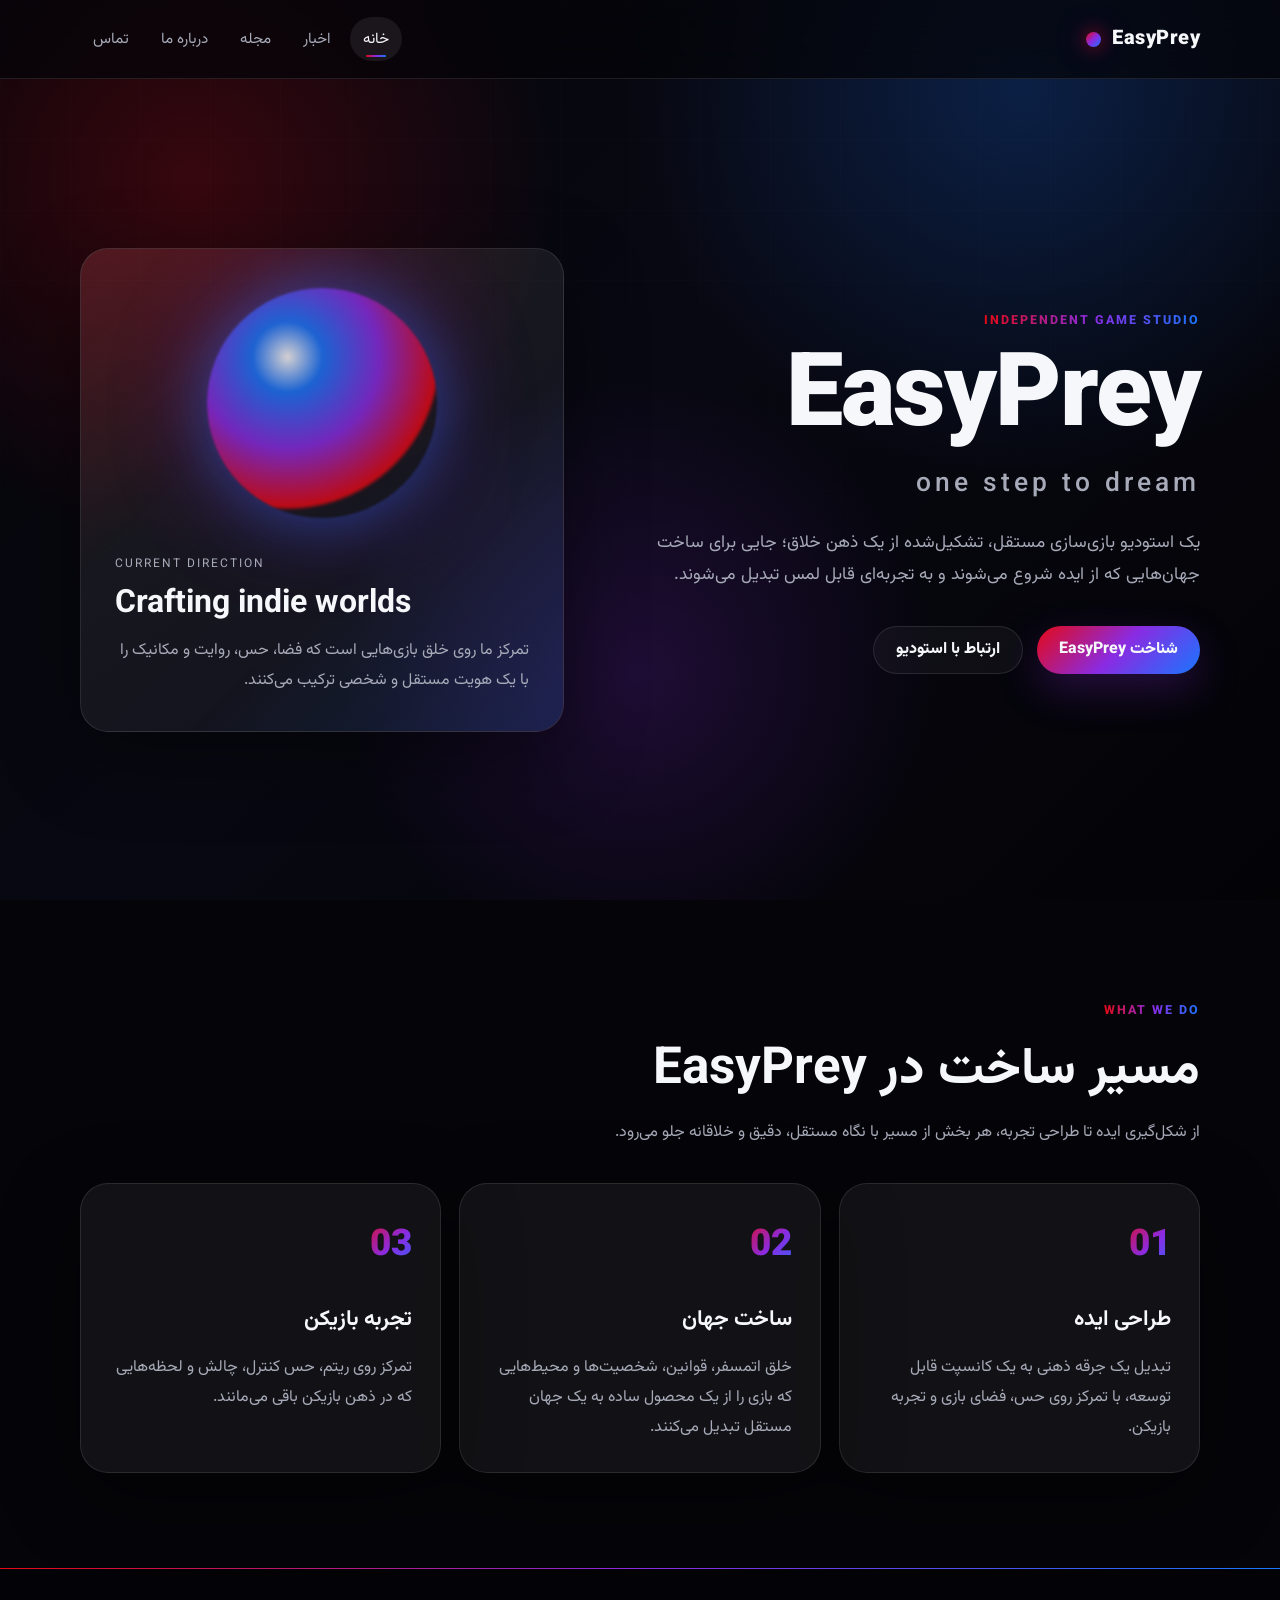
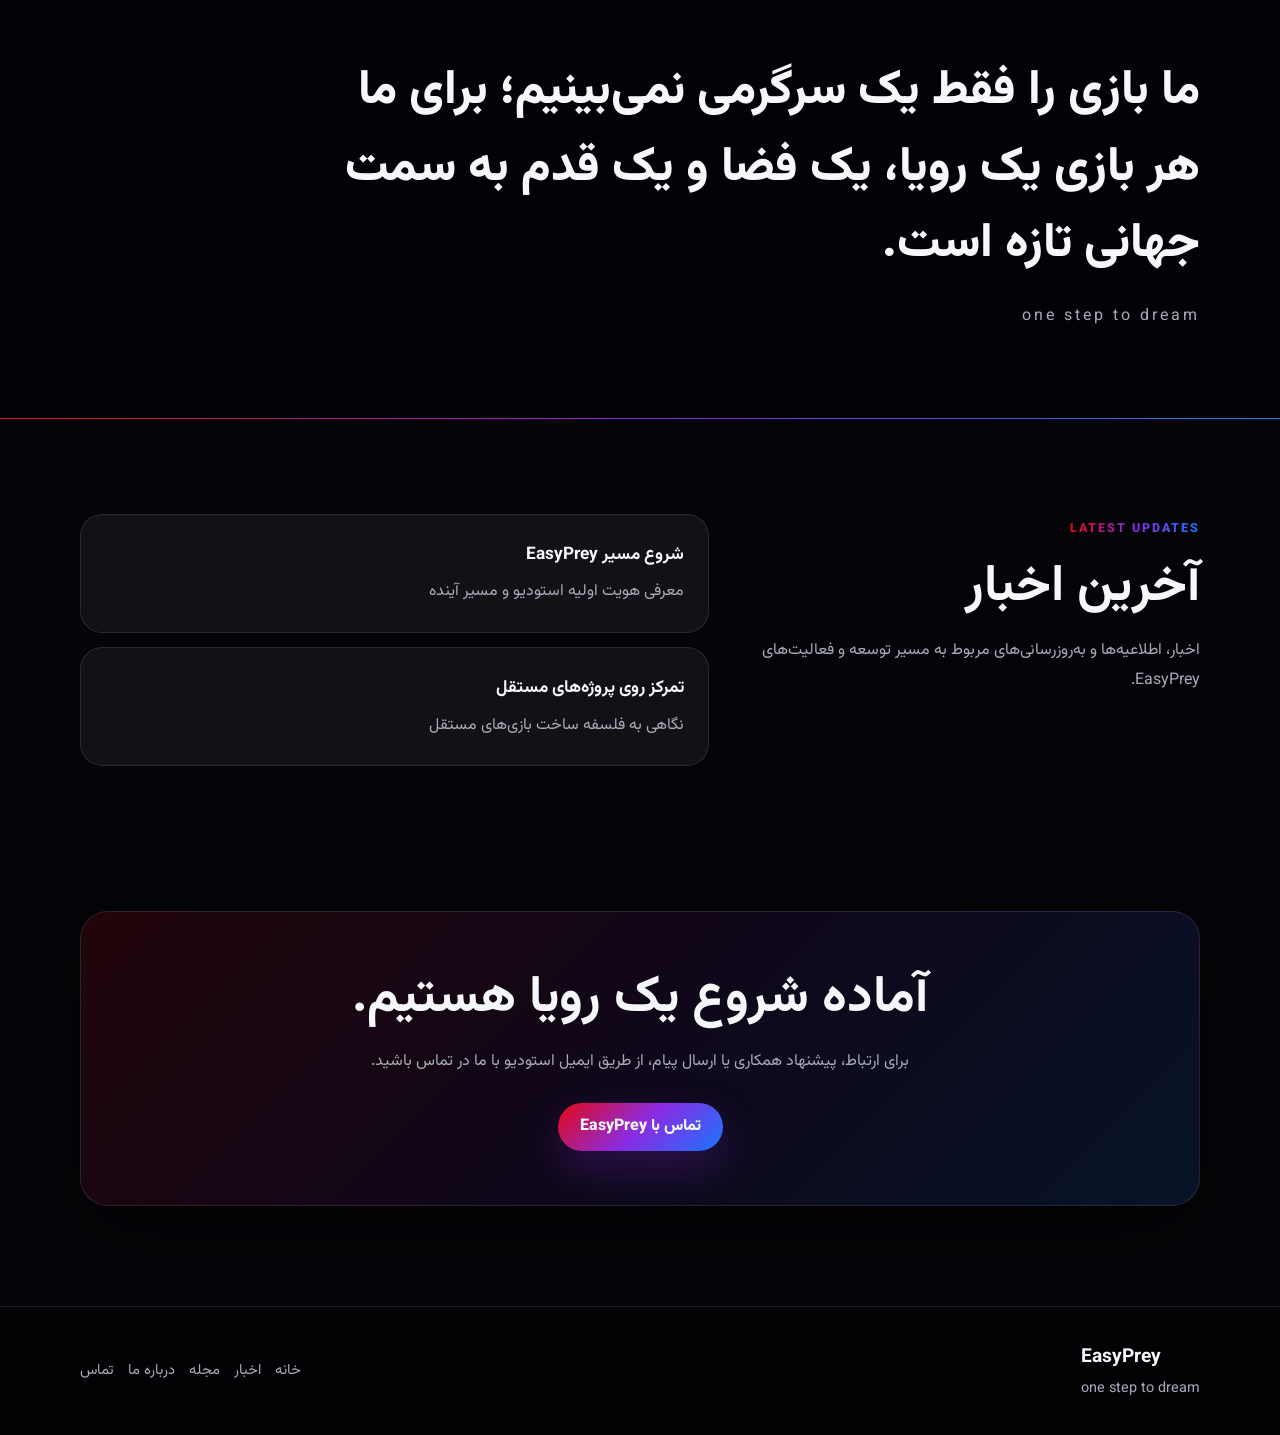
<file: index.html>
<!DOCTYPE html>
<html lang="fa" dir="rtl">
<head>
  <meta charset="UTF-8" />
  <meta name="viewport" content="width=device-width, initial-scale=1.0" />
  <title>EasyPrey | one step to dream</title>
  <link rel="stylesheet" href="style.css" />
</head>
<body>

  <div class="site-bg"></div>

  <header class="header">
    <div class="container nav">
      <a href="index.html" class="logo">
        <span class="logo-mark"></span>
        <span>EasyPrey</span>
      </a>

      <nav class="menu">
        <a href="index.html" class="active">خانه</a>
        <a href="news.html">اخبار</a>
        <a href="magazine.html">مجله</a>
        <a href="about.html">درباره ما</a>
        <a href="contact.html">تماس</a>
      </nav>
    </div>
  </header>

  <main>

    <section class="hero">
      <div class="container hero-grid">
        <div class="hero-content">
          <p class="eyebrow">Independent Game Studio</p>
          <h1>
            EasyPrey
            <span>one step to dream</span>
          </h1>
          <p class="hero-text">
            یک استودیو بازی‌سازی مستقل، تشکیل‌شده از یک ذهن خلاق؛ جایی برای ساخت جهان‌هایی که از ایده شروع می‌شوند و به تجربه‌ای قابل لمس تبدیل می‌شوند.
          </p>

          <div class="hero-actions">
            <a href="about.html" class="btn btn-primary">شناخت EasyPrey</a>
            <a href="contact.html" class="btn btn-outline">ارتباط با استودیو</a>
          </div>
        </div>

        <div class="hero-card">
          <div class="orb"></div>
          <p class="card-label">Current Direction</p>
          <h2>Crafting indie worlds</h2>
          <p>
            تمرکز ما روی خلق بازی‌هایی است که فضا، حس، روایت و مکانیک را با یک هویت مستقل و شخصی ترکیب می‌کنند.
          </p>
        </div>
      </div>
    </section>

    <section class="section">
      <div class="container">
        <div class="section-head">
          <p class="eyebrow">What We Do</p>
          <h2>مسیر ساخت در EasyPrey</h2>
          <p>
            از شکل‌گیری ایده تا طراحی تجربه، هر بخش از مسیر با نگاه مستقل، دقیق و خلاقانه جلو می‌رود.
          </p>
        </div>

        <div class="features">
          <article class="feature-card">
            <span>01</span>
            <h3>طراحی ایده</h3>
            <p>
              تبدیل یک جرقه ذهنی به یک کانسپت قابل توسعه، با تمرکز روی حس، فضای بازی و تجربه بازیکن.
            </p>
          </article>

          <article class="feature-card">
            <span>02</span>
            <h3>ساخت جهان</h3>
            <p>
              خلق اتمسفر، قوانین، شخصیت‌ها و محیط‌هایی که بازی را از یک محصول ساده به یک جهان مستقل تبدیل می‌کنند.
            </p>
          </article>

          <article class="feature-card">
            <span>03</span>
            <h3>تجربه بازیکن</h3>
            <p>
              تمرکز روی ریتم، حس کنترل، چالش و لحظه‌هایی که در ذهن بازیکن باقی می‌مانند.
            </p>
          </article>
        </div>
      </div>
    </section>

    <section class="manifest">
      <div class="container">
        <p>
          ما بازی را فقط یک سرگرمی نمی‌بینیم؛ برای ما هر بازی یک رویا، یک فضا و یک قدم به سمت جهانی تازه است.
        </p>
        <span>one step to dream</span>
      </div>
    </section>

    <section class="section">
      <div class="container split">
        <div>
          <p class="eyebrow">Latest Updates</p>
          <h2>آخرین اخبار</h2>
          <p>
            اخبار، اطلاعیه‌ها و به‌روزرسانی‌های مربوط به مسیر توسعه و فعالیت‌های EasyPrey.
          </p>
        </div>

        <div class="mini-list">
          <a href="news.html">
            <strong>شروع مسیر EasyPrey</strong>
            <span>معرفی هویت اولیه استودیو و مسیر آینده</span>
          </a>
          <a href="news.html">
            <strong>تمرکز روی پروژه‌های مستقل</strong>
            <span>نگاهی به فلسفه ساخت بازی‌های مستقل</span>
          </a>
        </div>
      </div>
    </section>

    <section class="cta">
      <div class="container cta-box">
        <h2>آماده شروع یک رویا هستیم.</h2>
        <p>
          برای ارتباط، پیشنهاد همکاری یا ارسال پیام، از طریق ایمیل استودیو با ما در تماس باشید.
        </p>
        <a href="contact.html" class="btn btn-primary">تماس با EasyPrey</a>
      </div>
    </section>

  </main>

  <footer class="footer">
    <div class="container footer-content">
      <div>
        <strong>EasyPrey</strong>
        <p>one step to dream</p>
      </div>
      <div class="footer-links">
        <a href="index.html">خانه</a>
        <a href="news.html">اخبار</a>
        <a href="magazine.html">مجله</a>
        <a href="about.html">درباره ما</a>
        <a href="contact.html">تماس</a>
      </div>
    </div>
  </footer>

</body>
</html>
</file>
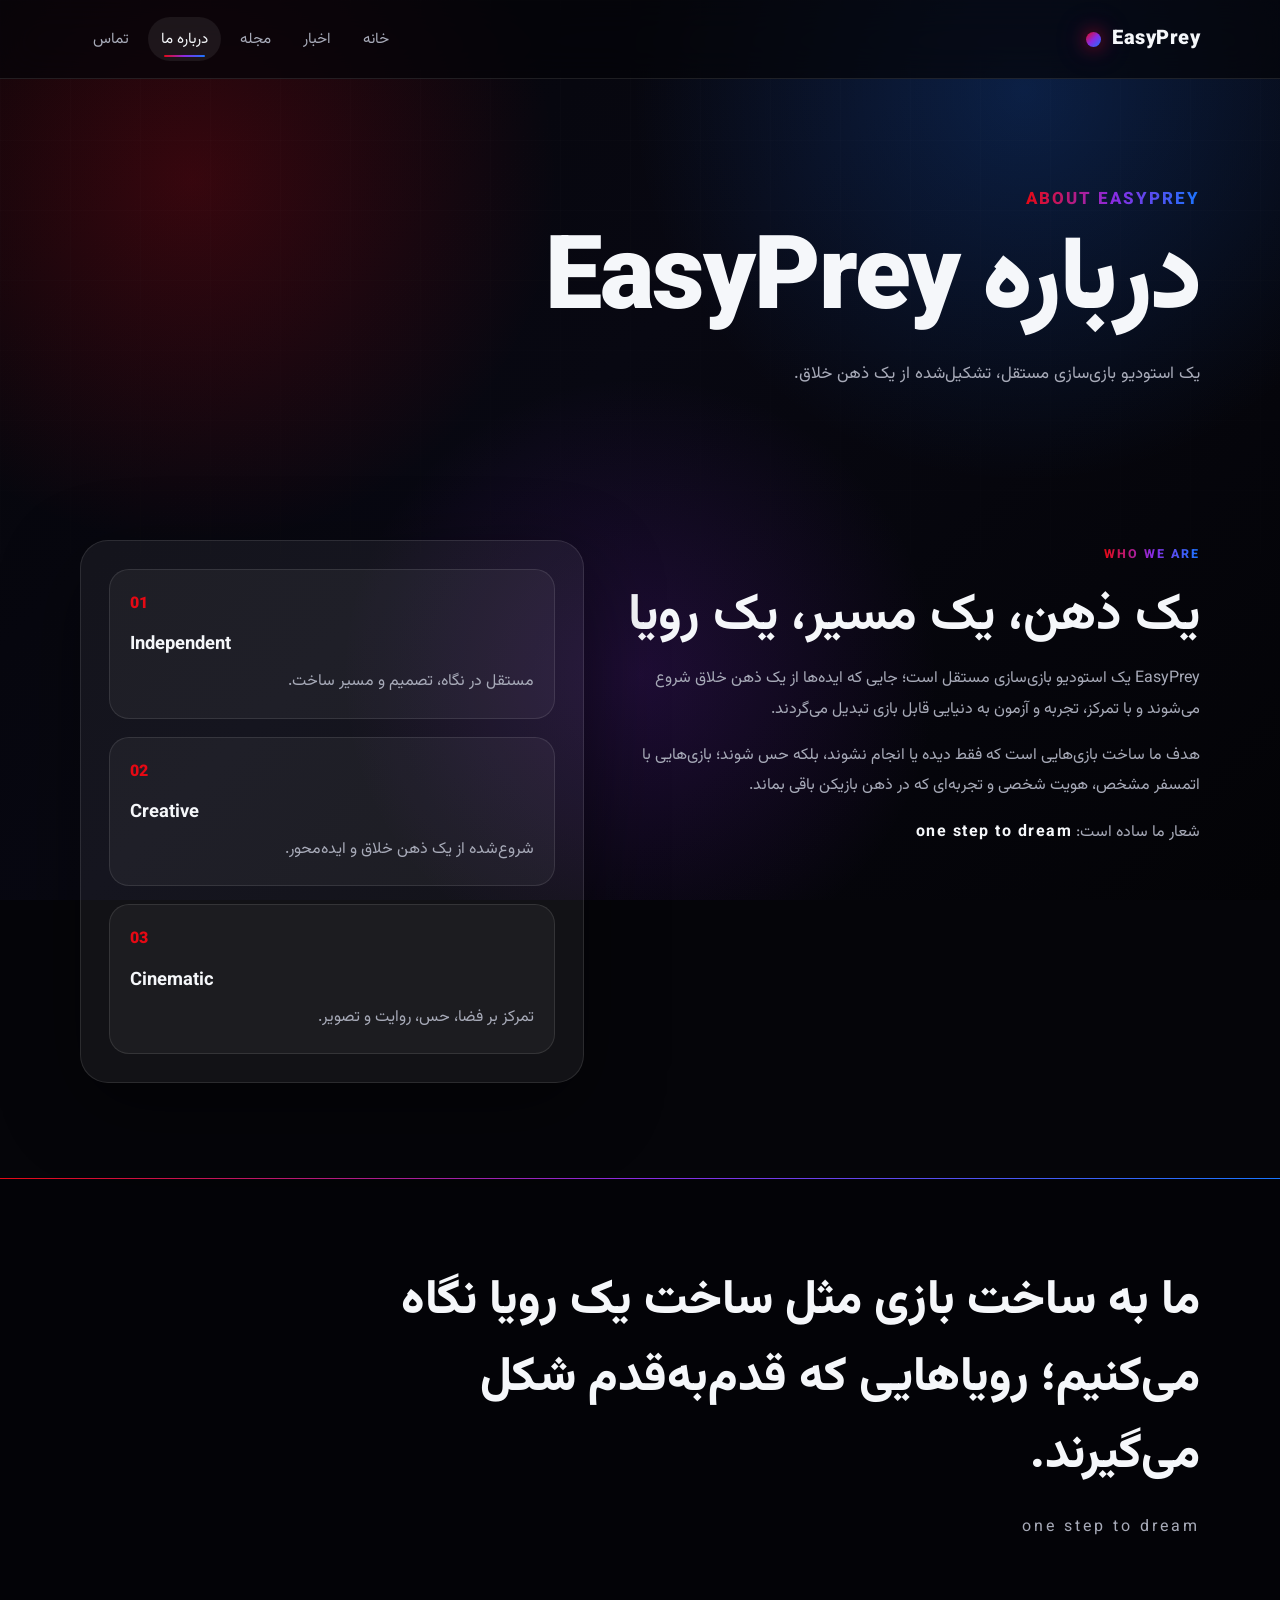
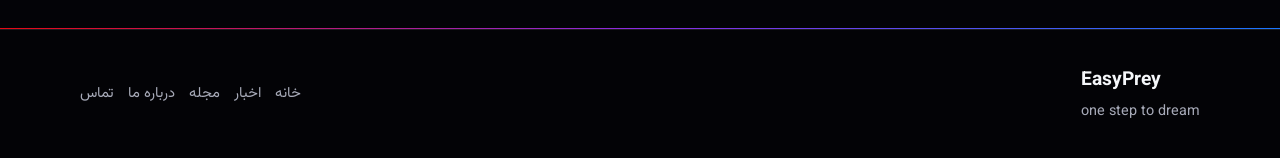
<file: about.html>
<!DOCTYPE html>
<html lang="fa" dir="rtl">
<head>
  <meta charset="UTF-8" />
  <meta name="viewport" content="width=device-width, initial-scale=1.0" />
  <title>درباره ما | EasyPrey</title>
  <link rel="stylesheet" href="style.css" />
</head>
<body>

  <div class="site-bg"></div>

  <header class="header">
    <div class="container nav">
      <a href="index.html" class="logo">
        <span class="logo-mark"></span>
        <span>EasyPrey</span>
      </a>

      <nav class="menu">
        <a href="index.html">خانه</a>
        <a href="news.html">اخبار</a>
        <a href="magazine.html">مجله</a>
        <a href="about.html" class="active">درباره ما</a>
        <a href="contact.html">تماس</a>
      </nav>
    </div>
  </header>

  <main>

    <section class="page-hero">
      <div class="container">
        <p class="eyebrow">About EasyPrey</p>
        <h1>درباره EasyPrey</h1>
        <p>
          یک استودیو بازی‌سازی مستقل، تشکیل‌شده از یک ذهن خلاق.
        </p>
      </div>
    </section>

    <section class="section">
      <div class="container about-layout">

        <div class="about-text">
          <p class="eyebrow">Who We Are</p>
          <h2>یک ذهن، یک مسیر، یک رویا</h2>
          <p>
            EasyPrey یک استودیو بازی‌سازی مستقل است؛ جایی که ایده‌ها از یک ذهن خلاق شروع می‌شوند و با تمرکز، تجربه و آزمون به دنیایی قابل بازی تبدیل می‌گردند.
          </p>
          <p>
            هدف ما ساخت بازی‌هایی است که فقط دیده یا انجام نشوند، بلکه حس شوند؛ بازی‌هایی با اتمسفر مشخص، هویت شخصی و تجربه‌ای که در ذهن بازیکن باقی بماند.
          </p>
          <p>
            شعار ما ساده است:
            <strong>one step to dream</strong>
          </p>
        </div>

        <div class="about-panel">
          <div>
            <span>01</span>
            <strong>Independent</strong>
            <p>مستقل در نگاه، تصمیم و مسیر ساخت.</p>
          </div>

          <div>
            <span>02</span>
            <strong>Creative</strong>
            <p>شروع‌شده از یک ذهن خلاق و ایده‌محور.</p>
          </div>

          <div>
            <span>03</span>
            <strong>Cinematic</strong>
            <p>تمرکز بر فضا، حس، روایت و تصویر.</p>
          </div>
        </div>

      </div>
    </section>

    <section class="manifest">
      <div class="container">
        <p>
          ما به ساخت بازی مثل ساخت یک رویا نگاه می‌کنیم؛ رویاهایی که قدم‌به‌قدم شکل می‌گیرند.
        </p>
        <span>one step to dream</span>
      </div>
    </section>

  </main>

  <footer class="footer">
    <div class="container footer-content">
      <div>
        <strong>EasyPrey</strong>
        <p>one step to dream</p>
      </div>
      <div class="footer-links">
        <a href="index.html">خانه</a>
        <a href="news.html">اخبار</a>
        <a href="magazine.html">مجله</a>
        <a href="about.html">درباره ما</a>
        <a href="contact.html">تماس</a>
      </div>
    </div>
  </footer>

</body>
</html>
</file>
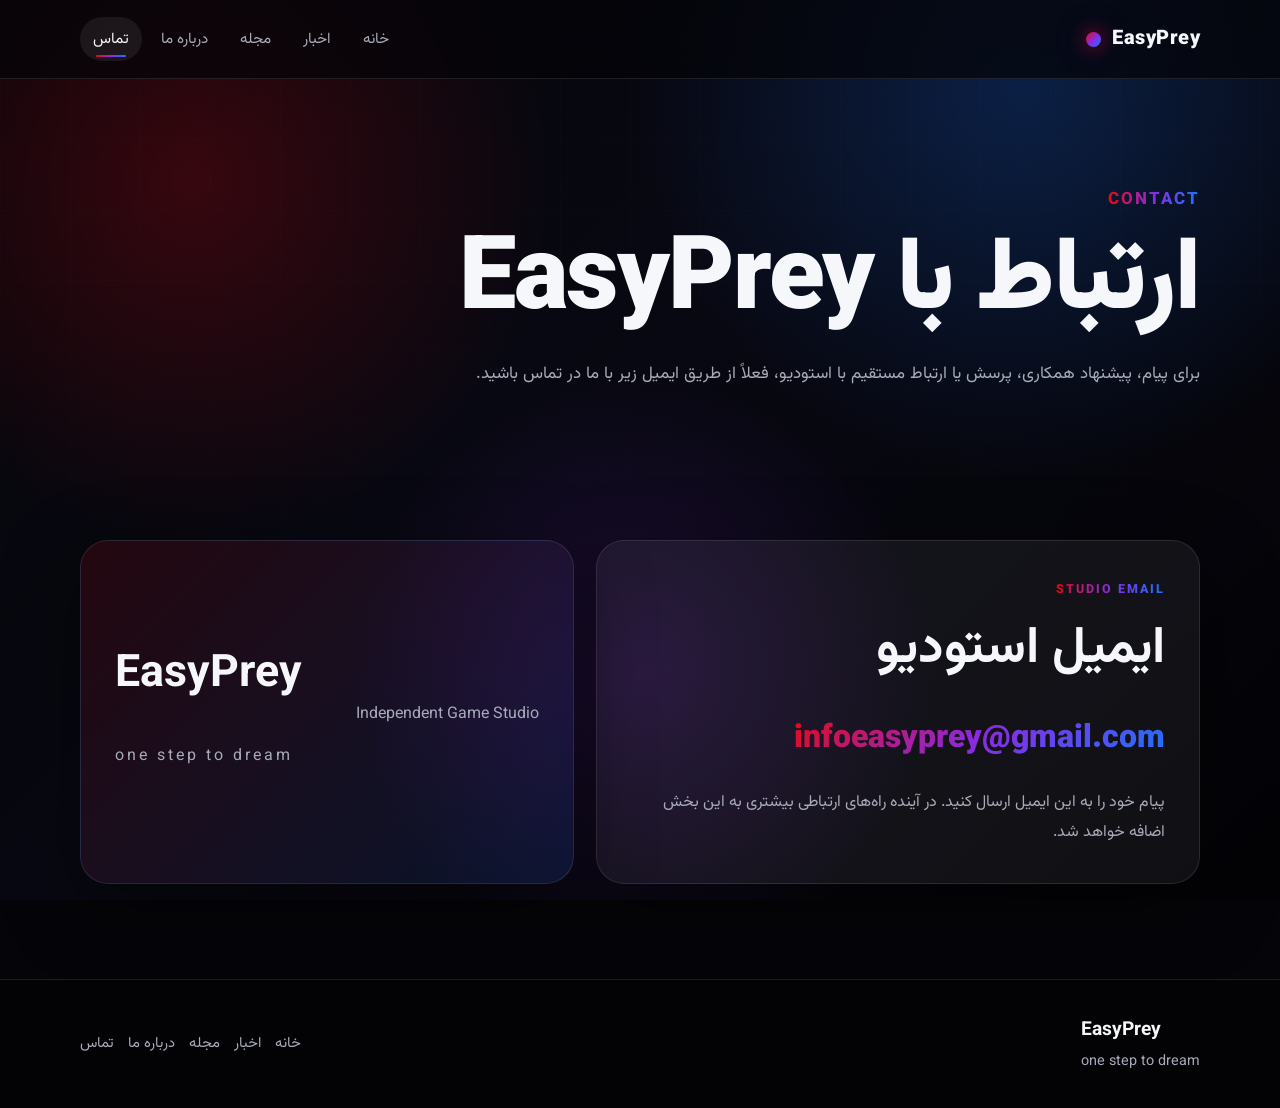
<file: contact.html>
<!DOCTYPE html>
<html lang="fa" dir="rtl">
<head>
  <meta charset="UTF-8" />
  <meta name="viewport" content="width=device-width, initial-scale=1.0" />
  <title>تماس | EasyPrey</title>
  <link rel="stylesheet" href="style.css" />
</head>
<body>

  <div class="site-bg"></div>

  <header class="header">
    <div class="container nav">
      <a href="index.html" class="logo">
        <span class="logo-mark"></span>
        <span>EasyPrey</span>
      </a>

      <nav class="menu">
        <a href="index.html">خانه</a>
        <a href="news.html">اخبار</a>
        <a href="magazine.html">مجله</a>
        <a href="about.html">درباره ما</a>
        <a href="contact.html" class="active">تماس</a>
      </nav>
    </div>
  </header>

  <main>

    <section class="page-hero">
      <div class="container">
        <p class="eyebrow">Contact</p>
        <h1>ارتباط با EasyPrey</h1>
        <p>
          برای پیام، پیشنهاد همکاری، پرسش یا ارتباط مستقیم با استودیو، فعلاً از طریق ایمیل زیر با ما در تماس باشید.
        </p>
      </div>
    </section>

    <section class="section">
      <div class="container contact-box">

        <div class="contact-card">
          <p class="eyebrow">Studio Email</p>
          <h2>ایمیل استودیو</h2>
          <a class="email-link" href="mailto:infoeasyprey@gmail.com">
            infoeasyprey@gmail.com
          </a>
          <p>
            پیام خود را به این ایمیل ارسال کنید. در آینده راه‌های ارتباطی بیشتری به این بخش اضافه خواهد شد.
          </p>
        </div>

        <div class="contact-note">
          <h3>EasyPrey</h3>
          <p>
            Independent Game Studio
          </p>
          <span>one step to dream</span>
        </div>

      </div>
    </section>

  </main>

  <footer class="footer">
    <div class="container footer-content">
      <div>
        <strong>EasyPrey</strong>
        <p>one step to dream</p>
      </div>
      <div class="footer-links">
        <a href="index.html">خانه</a>
        <a href="news.html">اخبار</a>
        <a href="magazine.html">مجله</a>
        <a href="about.html">درباره ما</a>
        <a href="contact.html">تماس</a>
      </div>
    </div>
  </footer>

</body>
</html>
</file>
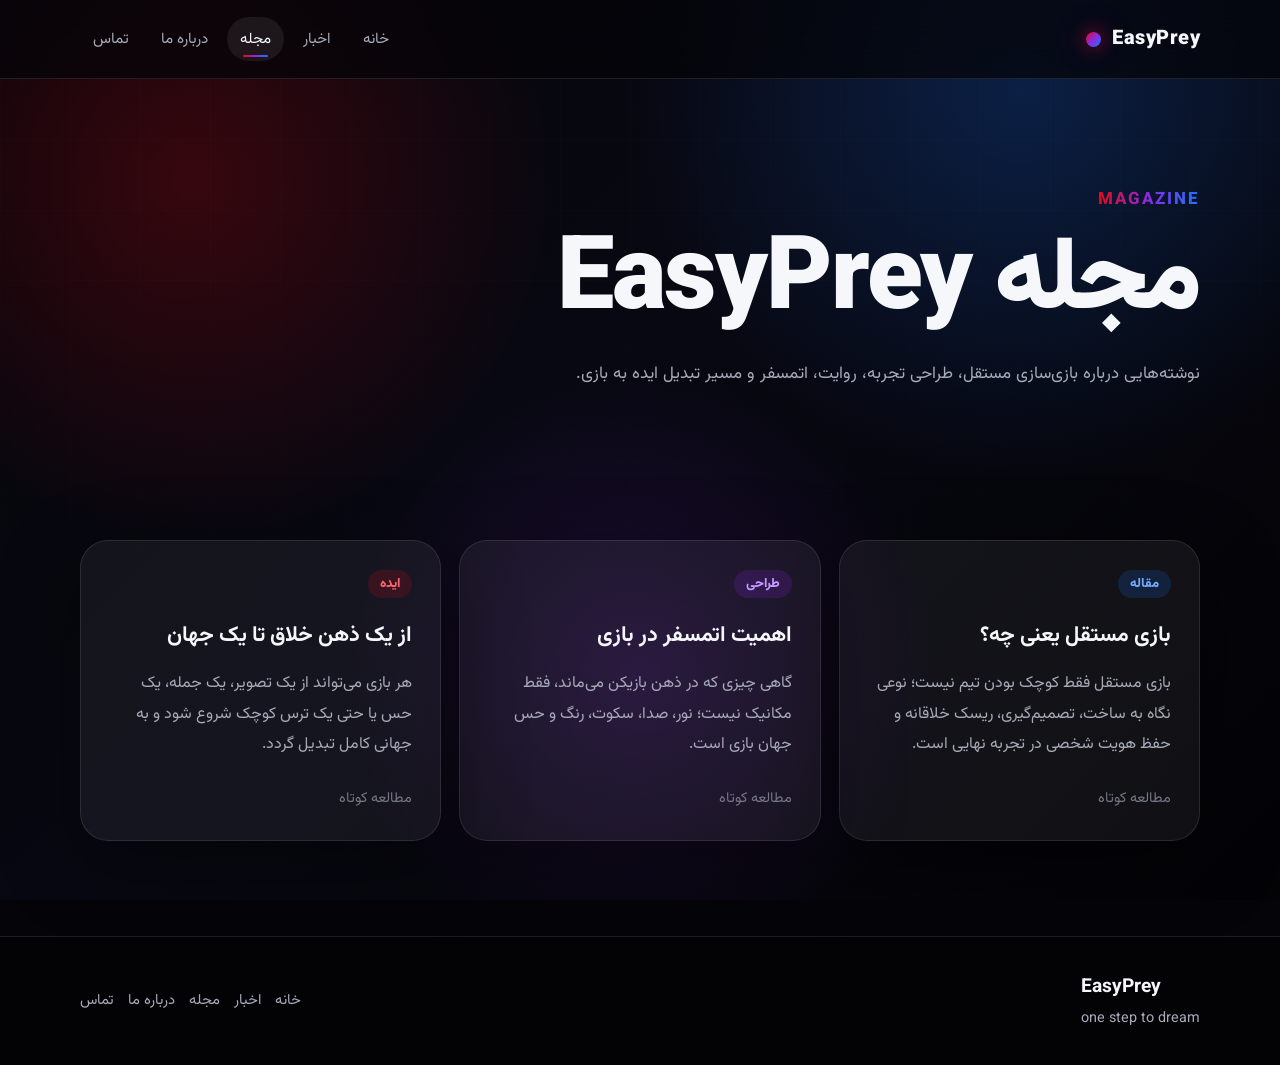
<file: magazine.html>
<!DOCTYPE html>
<html lang="fa" dir="rtl">
<head>
  <meta charset="UTF-8" />
  <meta name="viewport" content="width=device-width, initial-scale=1.0" />
  <title>مجله | EasyPrey</title>
  <link rel="stylesheet" href="style.css" />
</head>
<body>

  <div class="site-bg"></div>

  <header class="header">
    <div class="container nav">
      <a href="index.html" class="logo">
        <span class="logo-mark"></span>
        <span>EasyPrey</span>
      </a>

      <nav class="menu">
        <a href="index.html">خانه</a>
        <a href="news.html">اخبار</a>
        <a href="magazine.html" class="active">مجله</a>
        <a href="about.html">درباره ما</a>
        <a href="contact.html">تماس</a>
      </nav>
    </div>
  </header>

  <main>

    <section class="page-hero">
      <div class="container">
        <p class="eyebrow">Magazine</p>
        <h1>مجله EasyPrey</h1>
        <p>
          نوشته‌هایی درباره بازی‌سازی مستقل، طراحی تجربه، روایت، اتمسفر و مسیر تبدیل ایده به بازی.
        </p>
      </div>
    </section>

    <section class="section">
      <div class="container cards-grid">

        <article class="post-card">
          <div class="tag blue">مقاله</div>
          <h2>بازی مستقل یعنی چه؟</h2>
          <p>
            بازی مستقل فقط کوچک بودن تیم نیست؛ نوعی نگاه به ساخت، تصمیم‌گیری، ریسک خلاقانه و حفظ هویت شخصی در تجربه نهایی است.
          </p>
          <time>مطالعه کوتاه</time>
        </article>

        <article class="post-card">
          <div class="tag purple">طراحی</div>
          <h2>اهمیت اتمسفر در بازی</h2>
          <p>
            گاهی چیزی که در ذهن بازیکن می‌ماند، فقط مکانیک نیست؛ نور، صدا، سکوت، رنگ و حس جهان بازی است.
          </p>
          <time>مطالعه کوتاه</time>
        </article>

        <article class="post-card">
          <div class="tag red">ایده</div>
          <h2>از یک ذهن خلاق تا یک جهان</h2>
          <p>
            هر بازی می‌تواند از یک تصویر، یک جمله، یک حس یا حتی یک ترس کوچک شروع شود و به جهانی کامل تبدیل گردد.
          </p>
          <time>مطالعه کوتاه</time>
        </article>

      </div>
    </section>

  </main>

  <footer class="footer">
    <div class="container footer-content">
      <div>
        <strong>EasyPrey</strong>
        <p>one step to dream</p>
      </div>
      <div class="footer-links">
        <a href="index.html">خانه</a>
        <a href="news.html">اخبار</a>
        <a href="magazine.html">مجله</a>
        <a href="about.html">درباره ما</a>
        <a href="contact.html">تماس</a>
      </div>
    </div>
  </footer>

</body>
</html>
</file>
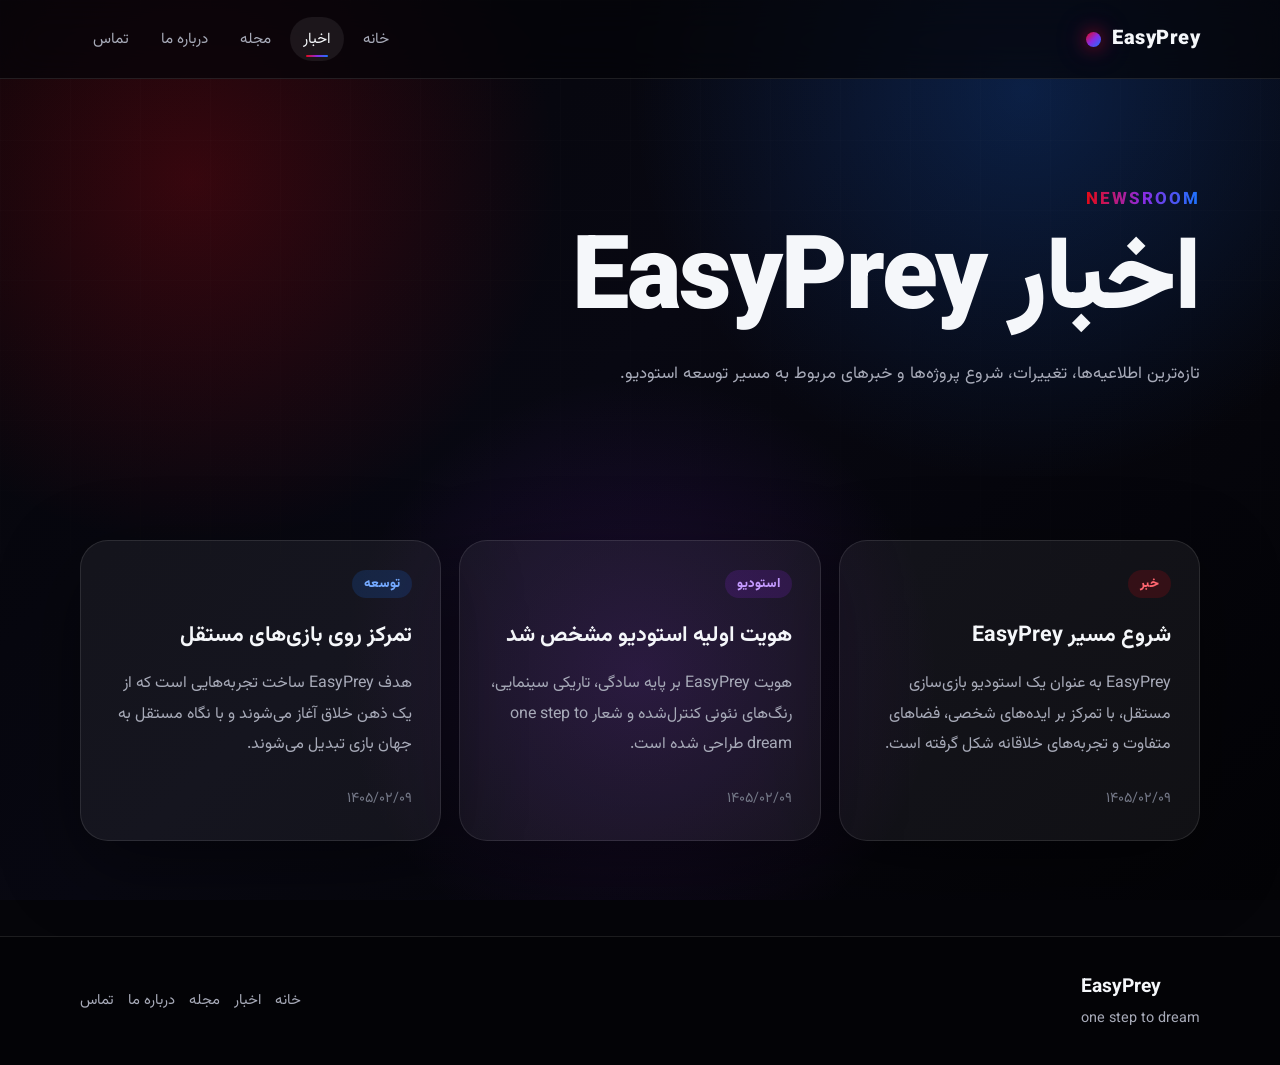
<file: news.html>
<!DOCTYPE html>
<html lang="fa" dir="rtl">
<head>
  <meta charset="UTF-8" />
  <meta name="viewport" content="width=device-width, initial-scale=1.0" />
  <title>اخبار | EasyPrey</title>
  <link rel="stylesheet" href="style.css" />
</head>
<body>

  <div class="site-bg"></div>

  <header class="header">
    <div class="container nav">
      <a href="index.html" class="logo">
        <span class="logo-mark"></span>
        <span>EasyPrey</span>
      </a>

      <nav class="menu">
        <a href="index.html">خانه</a>
        <a href="news.html" class="active">اخبار</a>
        <a href="magazine.html">مجله</a>
        <a href="about.html">درباره ما</a>
        <a href="contact.html">تماس</a>
      </nav>
    </div>
  </header>

  <main>

    <section class="page-hero">
      <div class="container">
        <p class="eyebrow">Newsroom</p>
        <h1>اخبار EasyPrey</h1>
        <p>
          تازه‌ترین اطلاعیه‌ها، تغییرات، شروع پروژه‌ها و خبرهای مربوط به مسیر توسعه استودیو.
        </p>
      </div>
    </section>

    <section class="section">
      <div class="container cards-grid">

        <article class="post-card">
          <div class="tag red">خبر</div>
          <h2>شروع مسیر EasyPrey</h2>
          <p>
            EasyPrey به عنوان یک استودیو بازی‌سازی مستقل، با تمرکز بر ایده‌های شخصی، فضاهای متفاوت و تجربه‌های خلاقانه شکل گرفته است.
          </p>
          <time>۱۴۰۵/۰۲/۰۹</time>
        </article>

        <article class="post-card">
          <div class="tag purple">استودیو</div>
          <h2>هویت اولیه استودیو مشخص شد</h2>
          <p>
            هویت EasyPrey بر پایه سادگی، تاریکی سینمایی، رنگ‌های نئونی کنترل‌شده و شعار one step to dream طراحی شده است.
          </p>
          <time>۱۴۰۵/۰۲/۰۹</time>
        </article>

        <article class="post-card">
          <div class="tag blue">توسعه</div>
          <h2>تمرکز روی بازی‌های مستقل</h2>
          <p>
            هدف EasyPrey ساخت تجربه‌هایی است که از یک ذهن خلاق آغاز می‌شوند و با نگاه مستقل به جهان بازی تبدیل می‌شوند.
          </p>
          <time>۱۴۰۵/۰۲/۰۹</time>
        </article>

      </div>
    </section>

  </main>

  <footer class="footer">
    <div class="container footer-content">
      <div>
        <strong>EasyPrey</strong>
        <p>one step to dream</p>
      </div>
      <div class="footer-links">
        <a href="index.html">خانه</a>
        <a href="news.html">اخبار</a>
        <a href="magazine.html">مجله</a>
        <a href="about.html">درباره ما</a>
        <a href="contact.html">تماس</a>
      </div>
    </div>
  </footer>

</body>
</html>
</file>
<file: style.css>
@import url('https://fonts.googleapis.com/css2?family=Vazirmatn:wght@300;400;500;600;700;800;900&display=swap');

:root {
  --black: #050509;
  --black-2: #0b0b12;
  --black-3: #11111c;
  --white: #f5f7fa;
  --muted: #a7aab8;
  --muted-2: #747887;
  --red: #e50914;
  --blue: #1976ff;
  --purple: #8a2be2;
  --border: rgba(255, 255, 255, 0.1);
  --glass: rgba(255, 255, 255, 0.055);
  --glass-2: rgba(255, 255, 255, 0.08);
  --shadow: 0 24px 80px rgba(0, 0, 0, 0.45);
  --radius: 28px;
}

* {
  box-sizing: border-box;
  margin: 0;
  padding: 0;
}

html {
  scroll-behavior: smooth;
}

body {
  font-family: "Vazirmatn", sans-serif;
  background: var(--black);
  color: var(--white);
  line-height: 1.9;
  min-height: 100vh;
  overflow-x: hidden;
}

a {
  color: inherit;
  text-decoration: none;
}

p {
  color: var(--muted);
}

::selection {
  background: var(--red);
  color: var(--white);
}

.site-bg {
  position: fixed;
  inset: 0;
  z-index: -2;
  background:
    radial-gradient(circle at 15% 20%, rgba(229, 9, 20, 0.22), transparent 28%),
    radial-gradient(circle at 80% 10%, rgba(25, 118, 255, 0.22), transparent 30%),
    radial-gradient(circle at 50% 75%, rgba(138, 43, 226, 0.18), transparent 32%),
    linear-gradient(135deg, #050509 0%, #080812 45%, #030306 100%);
}

.site-bg::after {
  content: "";
  position: absolute;
  inset: 0;
  background-image:
    linear-gradient(rgba(255,255,255,0.035) 1px, transparent 1px),
    linear-gradient(90deg, rgba(255,255,255,0.035) 1px, transparent 1px);
  background-size: 70px 70px;
  mask-image: linear-gradient(to bottom, black, transparent 85%);
  opacity: 0.35;
}

.container {
  width: min(1120px, calc(100% - 40px));
  margin: 0 auto;
}

.header {
  position: sticky;
  top: 0;
  z-index: 20;
  backdrop-filter: blur(18px);
  background: rgba(5, 5, 9, 0.72);
  border-bottom: 1px solid var(--border);
}

.nav {
  min-height: 78px;
  display: flex;
  align-items: center;
  justify-content: space-between;
  gap: 22px;
}

.logo {
  direction: ltr;
  display: inline-flex;
  align-items: center;
  gap: 11px;
  font-size: 1.25rem;
  font-weight: 900;
  letter-spacing: 0.5px;
}

.logo-mark {
  width: 15px;
  height: 15px;
  border-radius: 999px;
  background: linear-gradient(135deg, var(--red), var(--purple), var(--blue));
  box-shadow:
    0 0 18px rgba(229, 9, 20, 0.65),
    0 0 32px rgba(138, 43, 226, 0.45);
}

.menu {
  display: flex;
  align-items: center;
  gap: 6px;
  flex-wrap: wrap;
}

.menu a {
  position: relative;
  color: var(--muted);
  font-size: 0.95rem;
  padding: 8px 13px;
  border-radius: 999px;
  transition: 0.25s ease;
}

.menu a:hover,
.menu a.active {
  color: var(--white);
  background: rgba(255, 255, 255, 0.07);
}

.menu a.active::after {
  content: "";
  position: absolute;
  right: 16px;
  left: 16px;
  bottom: 4px;
  height: 2px;
  border-radius: 10px;
  background: linear-gradient(90deg, var(--red), var(--purple), var(--blue));
}

.hero {
  min-height: calc(100vh - 78px);
  display: flex;
  align-items: center;
  padding: 90px 0;
}

.hero-grid {
  display: grid;
  grid-template-columns: 1.1fr 0.9fr;
  gap: 44px;
  align-items: center;
}

.eyebrow {
  display: inline-flex;
  direction: ltr;
  color: var(--white);
  font-size: 0.78rem;
  font-weight: 800;
  letter-spacing: 2px;
  text-transform: uppercase;
  margin-bottom: 14px;
  background: linear-gradient(90deg, var(--red), var(--purple), var(--blue));
  -webkit-background-clip: text;
  -webkit-text-fill-color: transparent;
}

.hero h1,
.page-hero h1 {
  font-size: clamp(3rem, 8vw, 7rem);
  line-height: 1.05;
  font-weight: 900;
  letter-spacing: -2px;
}

.hero h1 {
  direction: ltr;
  text-align: right;
}

.hero h1 span {
  display: block;
  margin-top: 16px;
  font-size: clamp(1rem, 2.5vw, 1.65rem);
  font-weight: 500;
  letter-spacing: 4px;
  color: var(--muted);
  text-transform: lowercase;
}

.hero-text {
  max-width: 660px;
  margin: 28px 0 0;
  font-size: 1.08rem;
}

.hero-actions {
  display: flex;
  gap: 14px;
  flex-wrap: wrap;
  margin-top: 34px;
}

.btn {
  display: inline-flex;
  align-items: center;
  justify-content: center;
  min-height: 48px;
  padding: 0 22px;
  border-radius: 999px;
  font-weight: 800;
  transition: 0.25s ease;
}

.btn-primary {
  color: var(--white);
  background: linear-gradient(135deg, var(--red), var(--purple), var(--blue));
  box-shadow: 0 16px 42px rgba(138, 43, 226, 0.25);
}

.btn-primary:hover {
  transform: translateY(-3px);
  box-shadow: 0 22px 55px rgba(25, 118, 255, 0.28);
}

.btn-outline {
  border: 1px solid var(--border);
  color: var(--white);
  background: rgba(255, 255, 255, 0.04);
}

.btn-outline:hover {
  transform: translateY(-3px);
  border-color: rgba(255, 255, 255, 0.24);
  background: rgba(255, 255, 255, 0.08);
}

.hero-card {
  position: relative;
  overflow: hidden;
  min-height: 440px;
  padding: 34px;
  border-radius: var(--radius);
  background:
    linear-gradient(145deg, rgba(255,255,255,0.09), rgba(255,255,255,0.035));
  border: 1px solid var(--border);
  box-shadow: var(--shadow);
}

.hero-card::before {
  content: "";
  position: absolute;
  inset: 0;
  background:
    linear-gradient(135deg, rgba(229, 9, 20, 0.18), transparent 35%),
    linear-gradient(315deg, rgba(25, 118, 255, 0.2), transparent 40%);
  opacity: 0.8;
}

.orb {
  position: absolute;
  width: 230px;
  height: 230px;
  left: 50%;
  top: 32%;
  transform: translate(-50%, -50%);
  border-radius: 50%;
  background:
    radial-gradient(circle at 35% 30%, #ffffff, var(--blue) 16%, var(--purple) 42%, var(--red) 68%, transparent 70%);
  filter: blur(1px);
  opacity: 0.8;
  box-shadow:
    0 0 60px rgba(25, 118, 255, 0.5),
    0 0 110px rgba(138, 43, 226, 0.45);
}

.card-label,
.hero-card h2,
.hero-card p {
  position: relative;
  z-index: 1;
}

.card-label {
  direction: ltr;
  text-transform: uppercase;
  font-size: 0.75rem;
  letter-spacing: 2px;
  color: var(--muted);
  margin-top: 270px;
}

.hero-card h2 {
  direction: ltr;
  font-size: 2rem;
  line-height: 1.25;
  margin: 8px 0 12px;
}

.section {
  padding: 95px 0;
}

.section-head {
  max-width: 720px;
  margin-bottom: 34px;
}

.section-head h2,
.split h2,
.cta h2,
.about-text h2,
.contact-card h2 {
  font-size: clamp(2rem, 4vw, 3.2rem);
  line-height: 1.3;
  margin-bottom: 14px;
}

.features,
.cards-grid {
  display: grid;
  grid-template-columns: repeat(3, 1fr);
  gap: 18px;
}

.feature-card,
.post-card,
.contact-card,
.contact-note,
.about-panel,
.cta-box {
  background: var(--glass);
  border: 1px solid var(--border);
  border-radius: var(--radius);
  box-shadow: var(--shadow);
}

.feature-card,
.post-card {
  padding: 28px;
  transition: 0.25s ease;
}

.feature-card:hover,
.post-card:hover {
  transform: translateY(-7px);
  background: var(--glass-2);
  border-color: rgba(255, 255, 255, 0.18);
}

.feature-card span {
  direction: ltr;
  display: inline-block;
  font-size: 2.3rem;
  font-weight: 900;
  margin-bottom: 18px;
  background: linear-gradient(135deg, var(--red), var(--purple), var(--blue));
  -webkit-background-clip: text;
  -webkit-text-fill-color: transparent;
}

.feature-card h3,
.post-card h2 {
  font-size: 1.35rem;
  margin-bottom: 12px;
}

.manifest {
  padding: 85px 0;
  border-top: 1px solid transparent;
  border-bottom: 1px solid transparent;
  border-image: linear-gradient(90deg, var(--red), var(--purple), var(--blue)) 1;
  background: rgba(0, 0, 0, 0.22);
}

.manifest p {
  max-width: 900px;
  font-size: clamp(1.5rem, 4vw, 3rem);
  line-height: 1.6;
  color: var(--white);
  font-weight: 800;
}

.manifest span {
  direction: ltr;
  display: inline-block;
  margin-top: 18px;
  color: var(--muted);
  letter-spacing: 3px;
}

.split {
  display: grid;
  grid-template-columns: 0.85fr 1.15fr;
  gap: 26px;
  align-items: start;
}

.mini-list {
  display: grid;
  gap: 14px;
}

.mini-list a {
  display: block;
  padding: 24px;
  border-radius: 22px;
  background: var(--glass);
  border: 1px solid var(--border);
  transition: 0.25s ease;
}

.mini-list a:hover {
  transform: translateX(-5px);
  background: var(--glass-2);
}

.mini-list strong {
  display: block;
  font-size: 1.08rem;
  margin-bottom: 6px;
}

.mini-list span {
  color: var(--muted);
}

.cta {
  padding: 50px 0 100px;
}

.cta-box {
  text-align: center;
  padding: 54px 28px;
  background:
    linear-gradient(135deg, rgba(229, 9, 20, 0.13), rgba(138, 43, 226, 0.08), rgba(25, 118, 255, 0.13));
}

.cta-box p {
  max-width: 660px;
  margin: 0 auto 26px;
}

.page-hero {
  padding: 105px 0 55px;
}

.page-hero h1 {
  margin-bottom: 20px;
}

.page-hero p {
  max-width: 760px;
  font-size: 1.06rem;
}

.tag {
  display: inline-flex;
  align-items: center;
  justify-content: center;
  min-height: 28px;
  padding: 0 12px;
  margin-bottom: 18px;
  border-radius: 999px;
  font-size: 0.82rem;
  font-weight: 800;
}

.tag.red {
  background: rgba(229, 9, 20, 0.16);
  color: #ff6670;
}

.tag.blue {
  background: rgba(25, 118, 255, 0.16);
  color: #75aaff;
}

.tag.purple {
  background: rgba(138, 43, 226, 0.18);
  color: #c49bff;
}

.post-card time {
  display: block;
  margin-top: 24px;
  color: var(--muted-2);
  font-size: 0.9rem;
}

.about-layout {
  display: grid;
  grid-template-columns: 1fr 0.85fr;
  gap: 24px;
  align-items: start;
}

.about-text {
  padding-left: 18px;
}

.about-text p {
  margin-bottom: 16px;
}

.about-text strong {
  direction: ltr;
  display: inline-block;
  color: var(--white);
  letter-spacing: 1.5px;
}

.about-panel {
  padding: 28px;
  display: grid;
  gap: 18px;
}

.about-panel div {
  padding: 20px;
  border-radius: 20px;
  background: rgba(255, 255, 255, 0.045);
  border: 1px solid var(--border);
}

.about-panel span {
  direction: ltr;
  display: block;
  margin-bottom: 8px;
  color: var(--red);
  font-weight: 900;
}

.about-panel strong {
  direction: ltr;
  display: block;
  font-size: 1.15rem;
  margin-bottom: 4px;
}

.contact-box {
  display: grid;
  grid-template-columns: 1.1fr 0.9fr;
  gap: 22px;
  align-items: stretch;
}

.contact-card,
.contact-note {
  padding: 34px;
}

.email-link {
  direction: ltr;
  display: inline-block;
  margin: 12px 0 18px;
  font-size: clamp(1.2rem, 3vw, 2rem);
  font-weight: 900;
  background: linear-gradient(135deg, var(--red), var(--purple), var(--blue));
  -webkit-background-clip: text;
  -webkit-text-fill-color: transparent;
  word-break: break-word;
}

.contact-note {
  display: flex;
  flex-direction: column;
  justify-content: center;
  background:
    linear-gradient(135deg, rgba(229, 9, 20, 0.13), rgba(25, 118, 255, 0.12));
}

.contact-note h3 {
  direction: ltr;
  font-size: 2.8rem;
  line-height: 1.1;
}

.contact-note span {
  direction: ltr;
  margin-top: 12px;
  color: var(--muted);
  letter-spacing: 3px;
}

.footer {
  border-top: 1px solid var(--border);
  padding: 32px 0;
  background: rgba(0, 0, 0, 0.28);
}

.footer-content {
  display: flex;
  justify-content: space-between;
  align-items: center;
  gap: 24px;
}

.footer strong {
  direction: ltr;
  display: block;
  font-size: 1.2rem;
}

.footer p {
  direction: ltr;
  font-size: 0.9rem;
}

.footer-links {
  display: flex;
  gap: 14px;
  flex-wrap: wrap;
}

.footer-links a {
  color: var(--muted);
  font-size: 0.92rem;
  transition: 0.25s ease;
}

.footer-links a:hover {
  color: var(--white);
}

@media (max-width: 900px) {
  .nav {
    min-height: auto;
    padding: 18px 0;
    flex-direction: column;
  }

  .menu {
    justify-content: center;
  }

  .hero {
    min-height: auto;
    padding: 70px 0;
  }

  .hero-grid,
  .split,
  .about-layout,
  .contact-box {
    grid-template-columns: 1fr;
  }

  .hero h1 {
    text-align: right;
  }

  .hero-card {
    min-height: 390px;
  }

  .card-label {
    margin-top: 230px;
  }

  .features,
  .cards-grid {
    grid-template-columns: 1fr;
  }

  .footer-content {
    flex-direction: column;
    text-align: center;
  }

  .footer-links {
    justify-content: center;
  }
}

@media (max-width: 560px) {
  .container {
    width: min(100% - 28px, 1120px);
  }

  .menu a {
    font-size: 0.86rem;
    padding: 7px 10px;
  }

  .hero h1,
  .page-hero h1 {
    letter-spacing: -1px;
  }

  .hero h1 span {
    letter-spacing: 2px;
  }

  .section {
    padding: 70px 0;
  }

  .page-hero {
    padding: 75px 0 35px;
  }

  .feature-card,
  .post-card,
  .contact-card,
  .contact-note,
  .about-panel {
    padding: 22px;
  }

  .contact-note h3 {
    font-size: 2.1rem;
  }

  .email-link {
    font-size: 1.08rem;
  }
}
</file>
